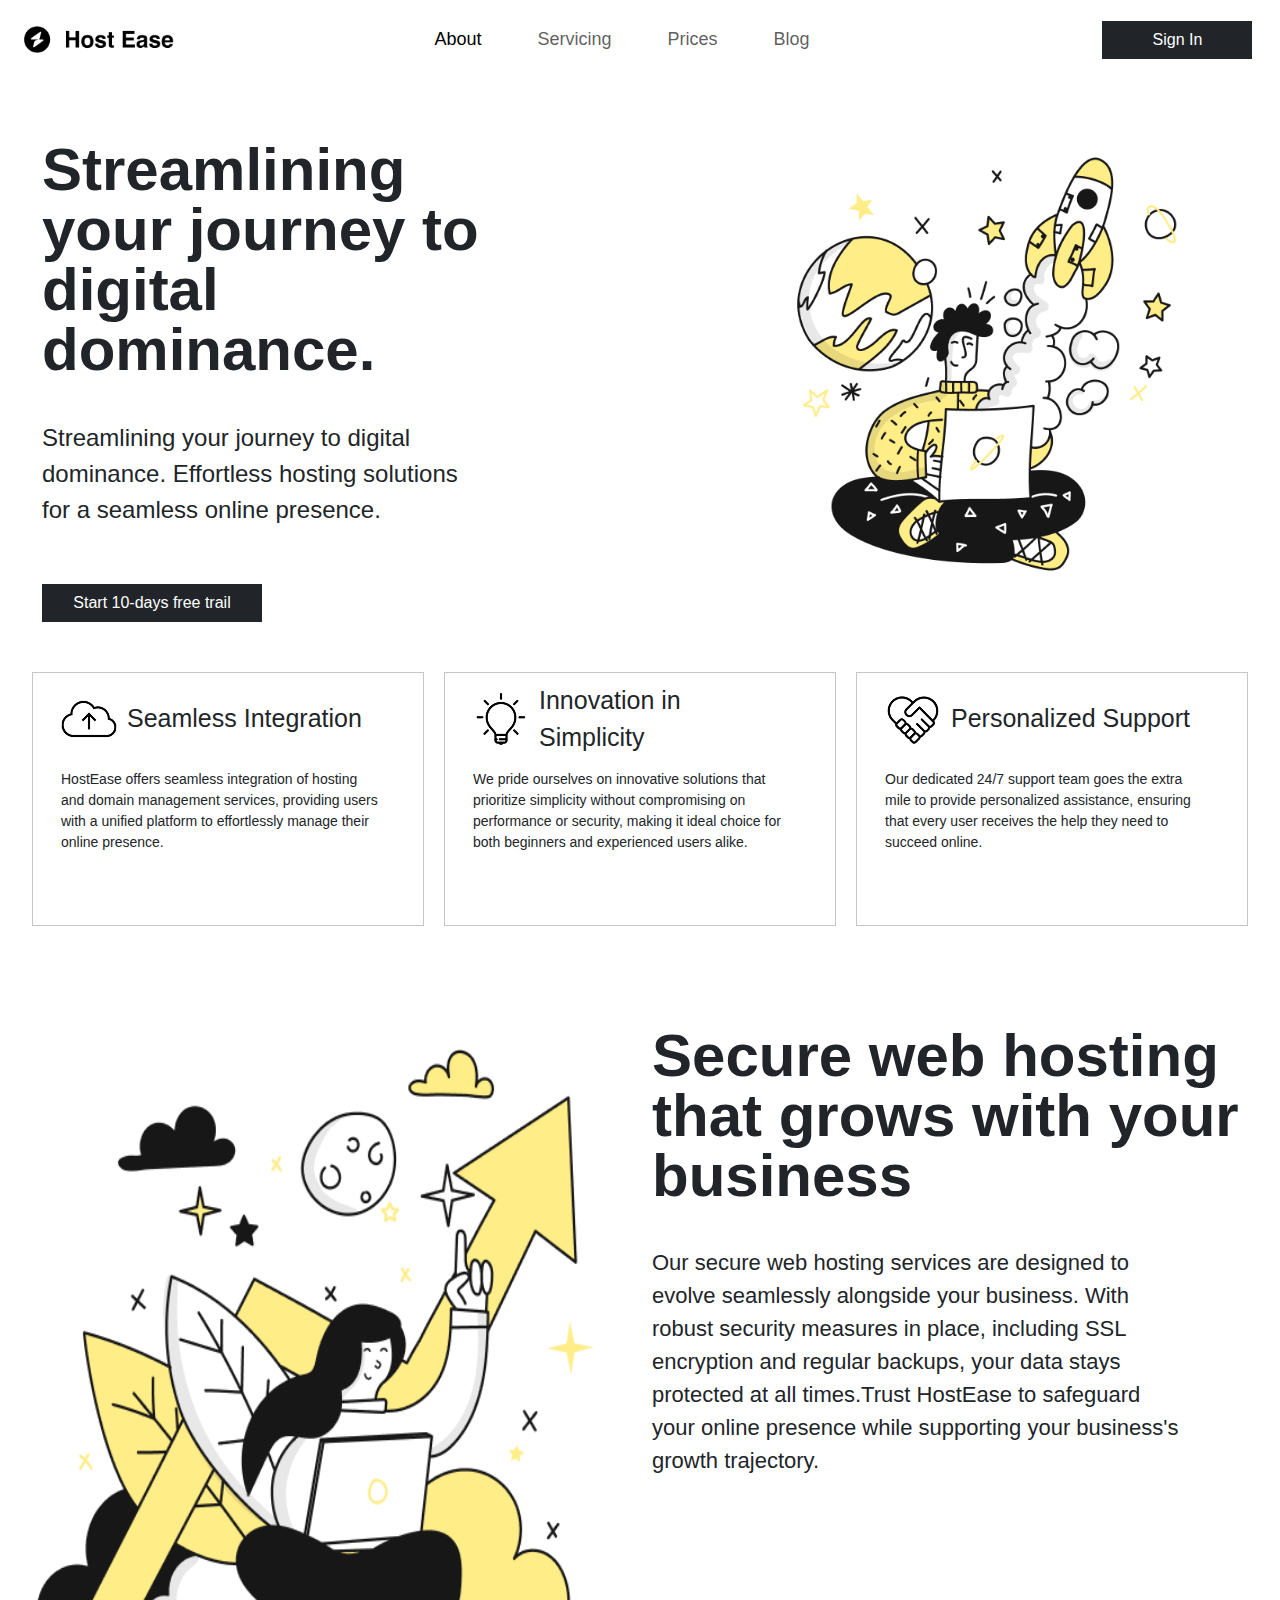
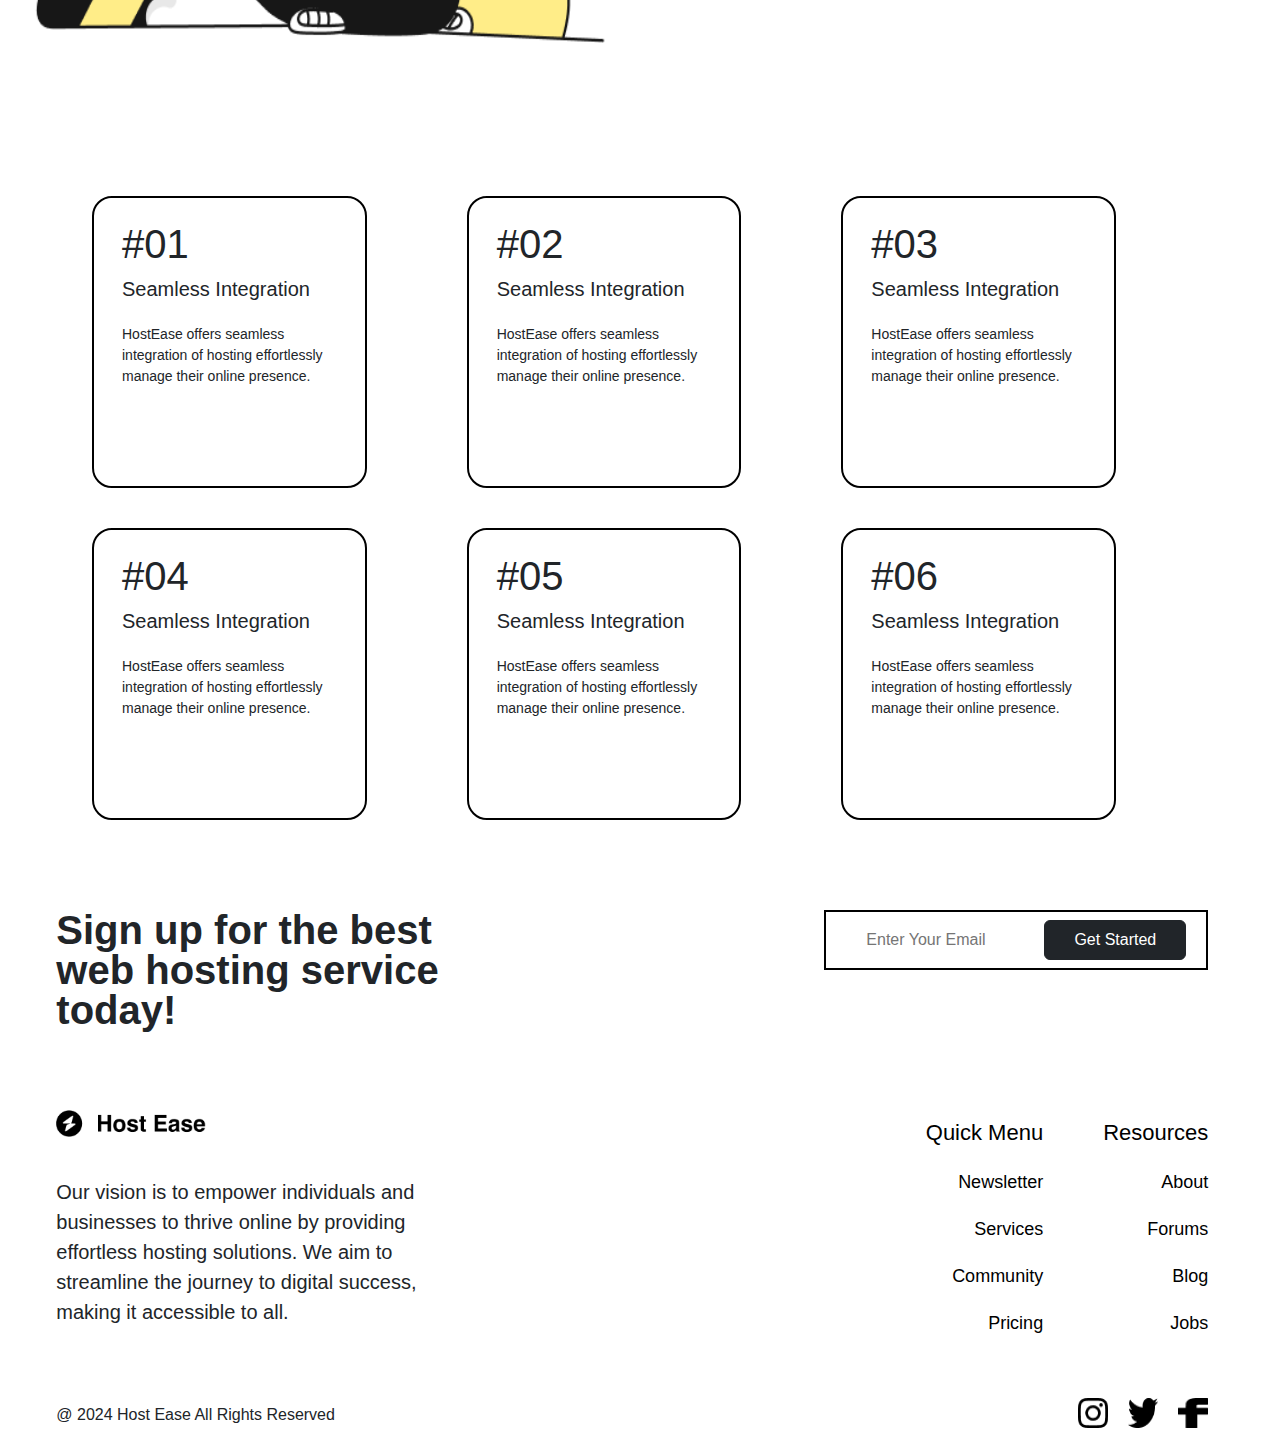
<file: hackathon 01/index.html>
<!DOCTYPE html>
<html lang="en">
<head>
    <meta charset="UTF-8">
    <meta name="viewport" content="width=device-width, initial-scale=1.0">
    <title>Hackathon 01</title>
    <link rel="stylesheet" href="index.css">
    <link href="https://cdnjs.cloudflare.com/ajax/libs/font-awesome/6.7.1/css/all.min.css">
    <link href="https://cdn.jsdelivr.net/npm/bootstrap@5.3.3/dist/css/bootstrap.min.css" rel="stylesheet" integrity="sha384-QWTKZyjpPEjISv5WaRU9OFeRpok6YctnYmDr5pNlyT2bRjXh0JMhjY6hW+ALEwIH" crossorigin="anonymous">
</head>
<body>

<!-- navbar -->
 <div class="container-fluid main-container">
    <nav class="navbar navbar-expand-lg main-navbar">
        <div class="container-fluid logo-div">
            <div class="logo">
                <img src="./images/logo.png" alt="">
            </div>

            <button class="navbar-toggler" type="button" data-bs-toggle="collapse" data-bs-target="#navbarSupportedContent" aria-controls="navbarSupportedContent" aria-expanded="false" aria-label="Toggle navigation">
                <span class="navbar-toggler-icon"></span>
            </button>
 
            <div class="collapse navbar-collapse ul-div" id="navbarSupportedContent">
                <ul class=" ul navbar-nav me-auto mb-2 mb-lg-0">
                <li class="nav-item">
                    <a class="nav-link active" aria-current="page" href="#">About</a>
                </li>
                <li class="nav-item">
                    <a class="nav-link" href="#">Servicing</a>
                </li>
                <li class="nav-item">
                    <a class="nav-link" href="#">Prices</a>
                </li>
                <li class="nav-item">
                    <a class="nav-link" href="#">Blog</a>
                </li>
                
                </ul>

                <form class="d-flex" role="search">
                <button type="button" class="btn btn-dark">Sign In</button>
                </form>
            </div>
        </div>
    </nav>
</div>    
<!-- navbar -->


<!-- zero section -->
 <div class="container-fluid zero">
    <div class="two-parts row display-flex flex-wrap ">
     <div class="part1 col ">
      <span>Streamlining your journey to digital dominance.</span>
      <p>Streamlining your journey to digital dominance. Effortless hosting solutions for a seamless online presence.</p>
      <button class="btn btn-dark">Start 10-days free trail</button>

     </div>
     <div class="part2 col">
  <img src="images/idea-launch 1.png" alt="">
     </div>
    </div>
 </div>
<!-- zero section -->


<!-- section one -->

<div class="container-fluid section01">
    <div class="row r0w-sec">
        <div class="col col-sec">
            <div class="card" style="width: 22rem; height: 28vh; border: none;">
                <div class="card-body">
                    <div class="card-i-t">
                        <img src="images/image 1.png" alt="">
                        <span>Seamless Integration</span>
                    </div>
                <p class="card-text">HostEase offers seamless integration of hosting and domain management services, providing users with a unified platform to effortlessly manage their online presence.</p>
            </div>
            </div>
        </div>
        <div class="col col-sec">
            <div class="card" style="width: 22rem; height: 28vh; border: none;">
                <div class="card-body">
                    <div class="card-i-t">
                        <img src="images/image 2.png" alt="">
                        <span>Innovation in Simplicity</span>
                    </div>
                <p class="card-text">We pride ourselves on innovative solutions that prioritize simplicity without compromising on performance or security, making it ideal choice for both beginners and experienced users alike. </p>
            </div>
            </div>
        </div>
        <div class="col col-sec">
            <div class="card" style="width: 22rem; height: 28vh; border: none;">
                <div class="card-body">
                    <div class="card-i-t">
                        <img src="images/image 3.png" alt="">
                        <span>Personalized Support</span>
                    </div>
                <p class="card-text c-t-r">Our dedicated 24/7 support team goes the extra mile to provide personalized assistance, ensuring that every user receives the help they need to succeed online.</p>
            </div>
            </div>
        </div>

    </div>
</div>
<!-- section one -->


<!-- section02 -->
<div class="container-fluid zero section02">
    <div class="two-parts row display-flex flex-wrap ">
        <div class="part2 section-img col">
           <img src="images/business-success-chart 1.png" alt="">
        </div>
        
        <div class="part1 col section2-text ">
            <span>Secure web hosting that
                grows with your business</span>
            <p>Our secure web hosting services are designed to evolve seamlessly alongside your business. With robust security measures in place, including SSL encryption and regular backups, your data stays protected at all times.Trust HostEase to safeguard 
                your online presence while supporting your business's growth trajectory.</p>
            
        </div>
    </div>
</div>
<!-- section02 -->



<!-- secti0n03 -->
<div class="container-fluid section03">
 
    <div class="part1-card">
        
        <div class="row r0w-sec ">
            <div class="col col-sec" >
                <div class="card" style="width: 15rem; height: 32vh; border: none;">
                    <div class="card-body">
                            <span class="num" >#01</span>
                            <div class="heading">
                                <span>Seamless Integration</span>
                                <p class="card-text">HostEase offers seamless integration of hosting  effortlessly manage their online presence.</p>
                            </div>
                        </div>
                </div>
            </div>

            <div class="col col-sec">
                <div class="card" style="width: 15rem; height: 32vh; border: none;">
                    <div class="card-body">
                            <span  class="num" >#02</span>
                            <div class="heading">
                                <span>Seamless Integration</span>
                                <p class="card-text">HostEase offers seamless integration of hosting  effortlessly manage their online presence.</p>
                            </div>
                        </div>
                </div>
            </div>

            <div class="col col-sec">
                <div class="card" style="width: 15rem; height: 32vh; border: none;">
                    <div class="card-body">
                            <span  class="num" >#03</span>
                            <div class="heading">
                                <span>Seamless Integration</span>
                                <p class="card-text">HostEase offers seamless integration of hosting  effortlessly manage their online presence.</p>
                            </div>
                        </div>
                </div>
            </div>
        </div>
    </div>



    <div class="part2-card">

        <div class="row r0w-sec">
            <div class="col col-sec">
                <div class="card " style="width: 15rem; height: 32vh; border: none;">
                    <div class="card-body">
                        <span  class="num" >#04</span>
                        <div class="heading">
                                <span>Seamless Integration</span>
                                <p class="card-text">HostEase offers seamless integration of hosting  effortlessly manage their online presence.</p>
                            </div>
                        </div>
                </div>
            </div>

            <div class="col col-sec">
                <div class="card" style="width: 15rem; height: 32vh; border: none;">
                    <div class="card-body">
                        <span  class="num" >#05</span>
                        <div class="heading">
                                <span>Seamless Integration</span>
                                <p class="card-text">HostEase offers seamless integration of hosting  effortlessly manage their online presence.</p>
                            </div>
                        </div>
                </div>
            </div>

            <div class="col col-sec col-width">
                <div class="card" style="width: 15rem; height: 32vh; border: none;">
                    <div class="card-body">
                        <span  class="num" >#06</span>
                        <div class="heading">
                                <span>Seamless Integration</span>
                                <p class="card-text">HostEase offers seamless integration of hosting  effortlessly manage their online presence.</p>
                            </div>
                        </div>
                </div>
            </div>
        </div>
    </div>
</div>   
<!-- secti0n03 -->

<!-- secti0n04 -->
 <div class="section04">
        
    <div class="text">
            <span>Sign up for the best web 
                hosting service today!</span>
            <div class="input-container">
                <input type="email" placeholder="Enter Your Email" >
                <button class="btn btn-dark">Get Started</button>
            </div>    
    </div>    
 </div>
<!-- secti0n04 -->


<!-- footer -->

<footer>
    <div class="footer-upper">
        <div class="part01">
            <img src="images/logo.png" alt="">
            <p>Our vision is to empower individuals and businesses to thrive online by providing effortless hosting solutions. We aim to streamline the journey to digital success, making it accessible to all.</p>
        </div>

        <div class="part02">

            <div class="link01"> 
                <a class="main-link" href="">Quick Menu</a>
                <a href="">Newsletter</a>
                <a href="">Services</a>
                <a href="">Community</a>
                <a href="">Pricing</a>
            </div>

            <div class="link02"> 
                <a class="main-link" href="">Resources </a>
                <a href="">  About </a>
                <a href=""> Forums</a>
                <a href=""> Blog</a>
                <a href="">  Jobs</a>
            </div>
           
        </div>
    </div>
    
    <div class="footer-lower">

        <p>@ 2024 Host Ease All Rights Reserved</p>

        <div class="social">
            <img src="images/Vector (1).png" alt="">
            <img src="images/Vector (2).png" alt="">
            <img src="images/Vector (3).png" alt="">
        </div>
    </div>
</footer>
<!-- footer -->































    <script src="https://cdn.jsdelivr.net/npm/bootstrap@5.3.3/dist/js/bootstrap.bundle.min.js" integrity="sha384-YvpcrYf0tY3lHB60NNkmXc5s9fDVZLESaAA55NDzOxhy9GkcIdslK1eN7N6jIeHz" crossorigin="anonymous"></script>   
</body>
</html>
</file>
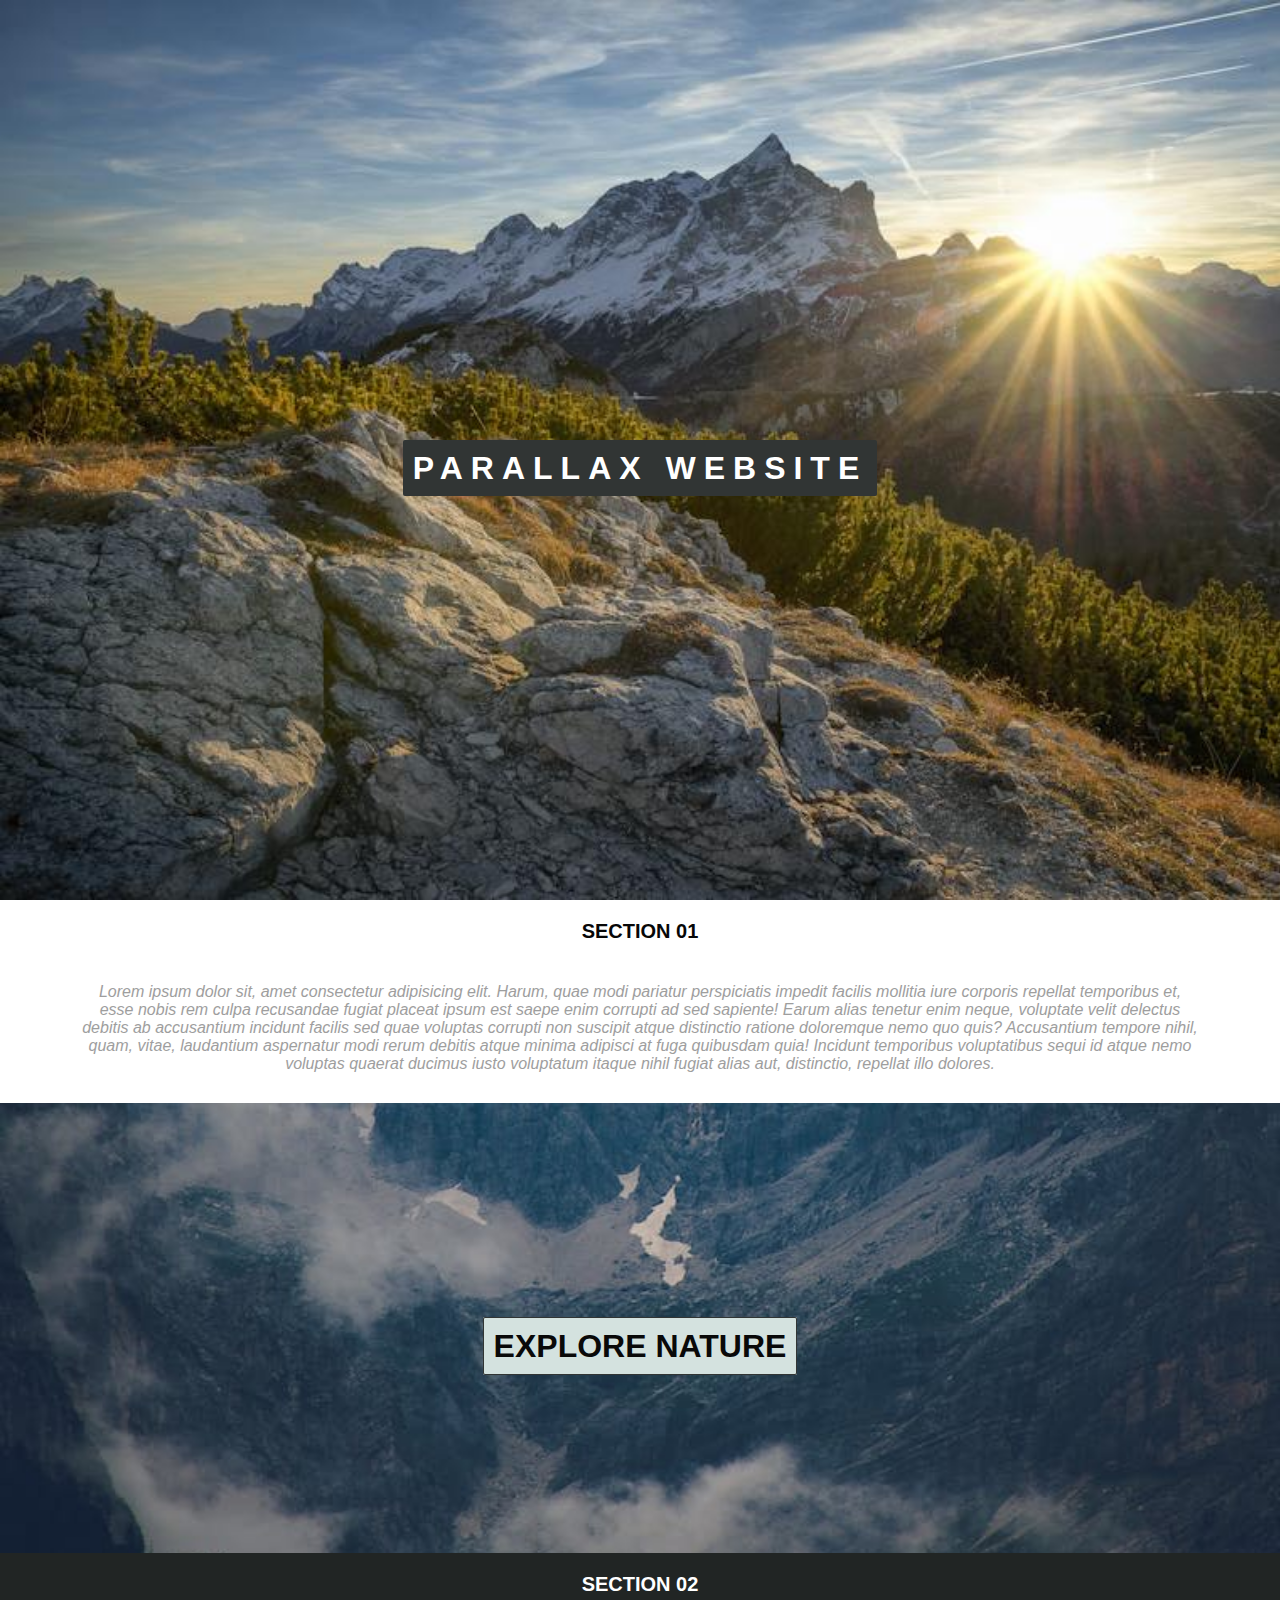
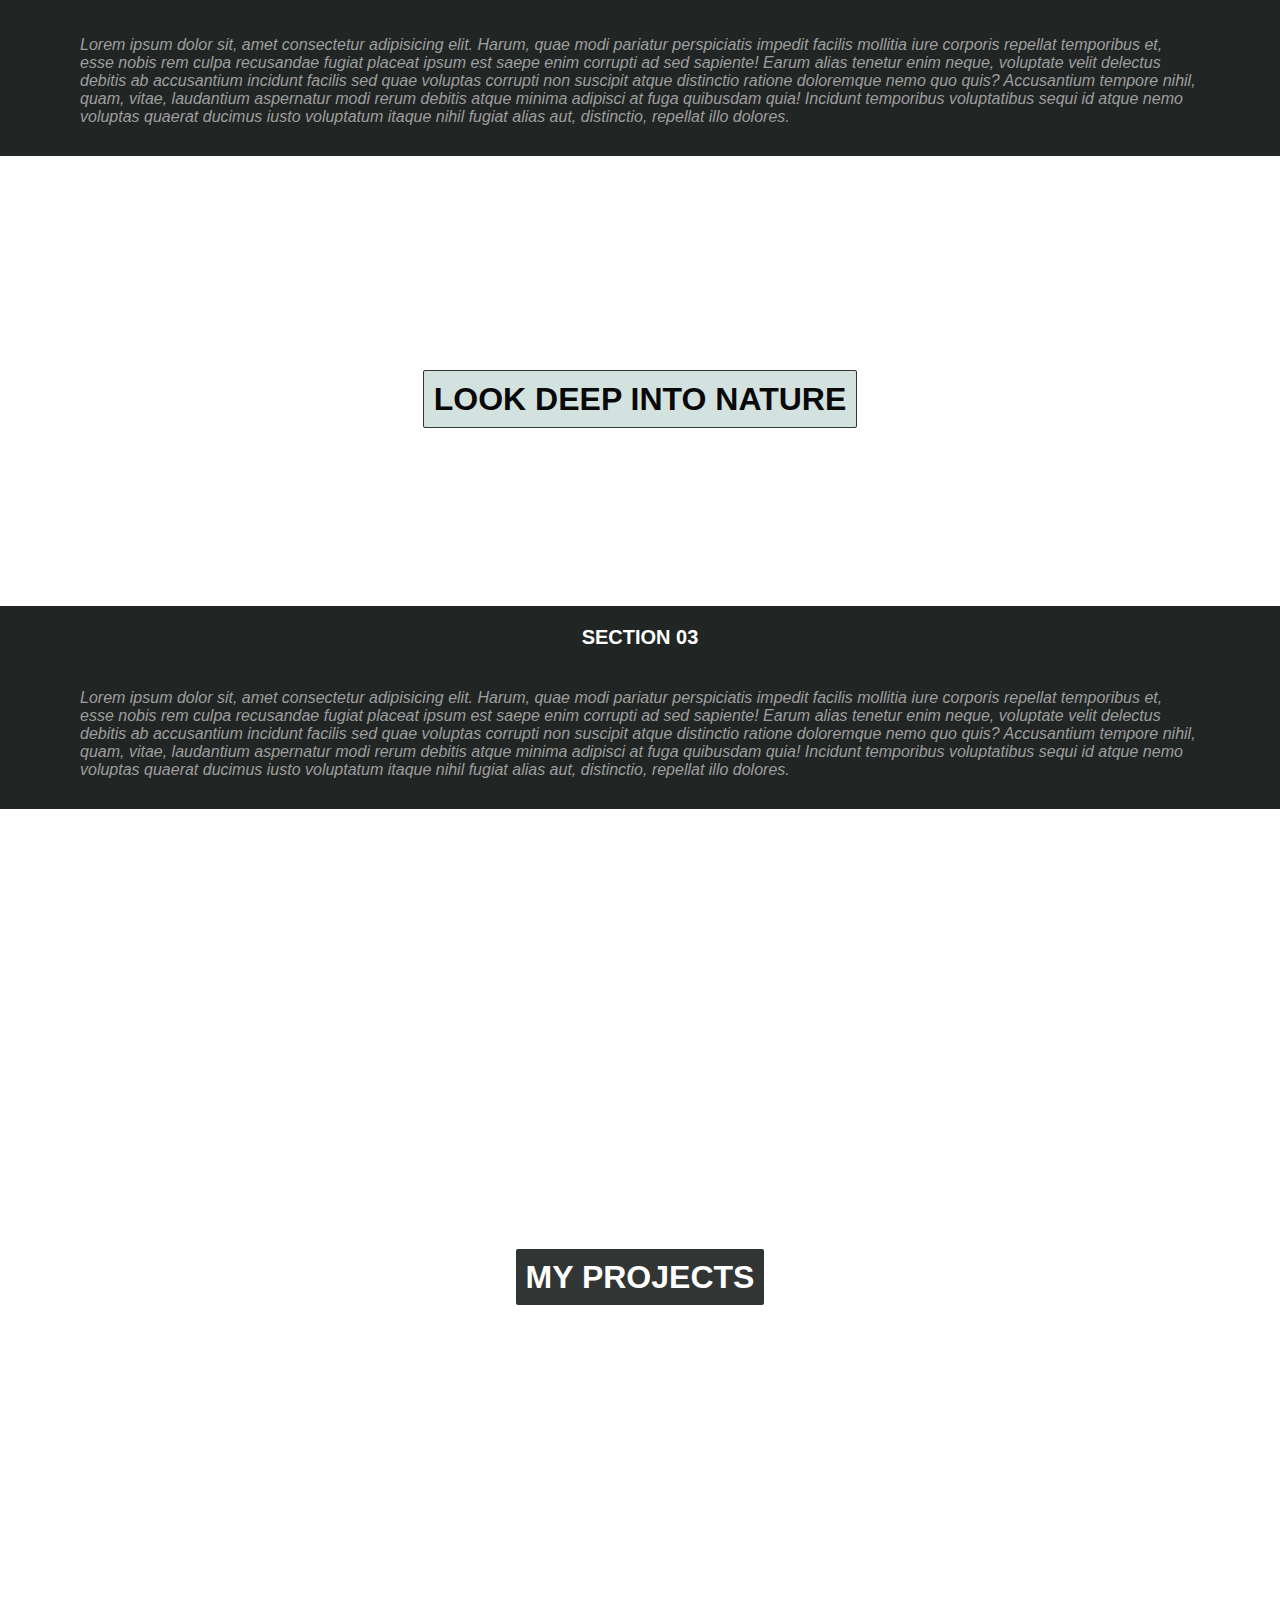
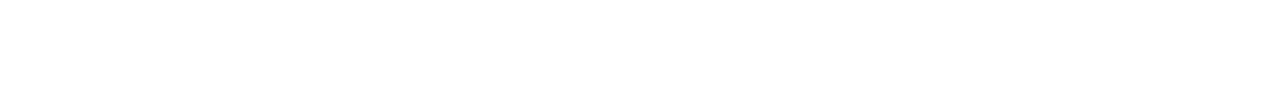
<file: parallex webpage/project03.html>
<!DOCTYPE html>
<html lang="en">
<head>
    <meta charset="UTF-8">
    <meta name="viewport" content="width=device-width, initial-scale=1.0">
    <title>Parallax website</title>
    <link rel="stylesheet" href="project03.css">
</head>

<body>

    <section class="top"> 
            <div class="heading"> 
                <h2 class="text">parallax website</h2>
            </div>
    </section>

    <section class="top1">
        <div class="heading">
            <h3 class="head">section 01 </h3>
        </div>
        <p class="para">
            Lorem ipsum dolor sit, amet consectetur adipisicing elit. Harum, quae modi pariatur perspiciatis impedit facilis mollitia iure corporis repellat temporibus et, esse nobis rem culpa recusandae fugiat placeat ipsum est saepe enim corrupti ad sed sapiente! Earum alias tenetur enim neque, voluptate velit delectus debitis ab accusantium incidunt facilis sed quae voluptas corrupti non suscipit atque distinctio ratione doloremque nemo quo quis? Accusantium tempore nihil, quam, vitae, laudantium aspernatur modi rerum debitis atque minima adipisci at fuga quibusdam quia! Incidunt temporibus voluptatibus sequi id atque nemo voluptas quaerat ducimus iusto voluptatum itaque nihil fugiat alias aut, distinctio, repellat illo dolores.
        </p>
    </section>

    <section class="mid"> 
        <div class="heading"> 
            <h2 class="text"> explore nature</h2>
        </div>
    </section>

    
    <section class="mid1">
        <div class="heading">
            <h3 class="head">section 02 </h3>
        </div>
        <p class="para">
            Lorem ipsum dolor sit, amet consectetur adipisicing elit. Harum, quae modi pariatur perspiciatis impedit facilis mollitia iure corporis repellat temporibus et, esse nobis rem culpa recusandae fugiat placeat ipsum est saepe enim corrupti ad sed sapiente! Earum alias tenetur enim neque, voluptate velit delectus debitis ab accusantium incidunt facilis sed quae voluptas corrupti non suscipit atque distinctio ratione doloremque nemo quo quis? Accusantium tempore nihil, quam, vitae, laudantium aspernatur modi rerum debitis atque minima adipisci at fuga quibusdam quia! Incidunt temporibus voluptatibus sequi id atque nemo voluptas quaerat ducimus iusto voluptatum itaque nihil fugiat alias aut, distinctio, repellat illo dolores.
        </p>
    </section>

    <section class="mid3"> 
        <div class="heading"> 
            <h2 class="text"> look deep into nature</h2>
        </div>
    </section>

    
    <section class="mid4">
        <div class="heading">
            <h3 class="head">section 03</h3>
        </div>
        <p class="para">
            Lorem ipsum dolor sit, amet consectetur adipisicing elit. Harum, quae modi pariatur perspiciatis impedit facilis mollitia iure corporis repellat temporibus et, esse nobis rem culpa recusandae fugiat placeat ipsum est saepe enim corrupti ad sed sapiente! Earum alias tenetur enim neque, voluptate velit delectus debitis ab accusantium incidunt facilis sed quae voluptas corrupti non suscipit atque distinctio ratione doloremque nemo quo quis? Accusantium tempore nihil, quam, vitae, laudantium aspernatur modi rerum debitis atque minima adipisci at fuga quibusdam quia! Incidunt temporibus voluptatibus sequi id atque nemo voluptas quaerat ducimus iusto voluptatum itaque nihil fugiat alias aut, distinctio, repellat illo dolores.
        </p>
    </section>


    <section class="bottom"> 
        <div class="heading"> 
            <h2 class="head">my projects</h2>
        </div>
</section>

</body>
</html>
</file>
<file: hackathon 01/index.css>
*{
    padding: 0px;
    margin: 0px;
    font-family:Helvetica, sans-serif;
}

/* navbar */
.main-container{
    width: 98.8vw;
    height: 40px;
    padding: 10px 40px;
    .main-navbar{
        .logo-div{
            .logo {
                img{
                    width: 150px;
                }
            }
        }

        .ul-div{
         display: flex;
         gap: 10px;
            .ul{
               width: 70vw;
               gap: 40px;
               justify-content: center;
               li{
                a{
                    font-size: 18px;
                }
               }
            }

           form{
            width: 12vw;
            button{
                width: 150px;
                border-radius: 0px;

            }
        }
        }
    }
}
/* navbar */


/* zero section */
.zero{
    width: 90vw;
    padding: 50px;
    margin-top: 50px; 
    .two-parts{
        gap: 190px;
        .part1{
            display: flex;
            flex-direction: column;
            gap: 40px;
            width: 45vw;
            margin-left: 30px;

            span{
                font-size: 60px;
                line-height: 1;
                font-weight: bold;
            }
            p{
                font-size: 24px;
                padding-right: 80px;
                font-weight: 400;
            }

            button{
                width: 220px;
                border-radius: 0px;
            }
        }

        .part2{
            width: 40vw;
            img{
                width:35vw;
            }
        }
    }
}
/* zero section */


/* section 01 */
.section01{
    .r0w-sec{
        margin-left: 20px;
        flex-wrap: wrap;
        gap: 20px;
        width: 95vw;

        .col-sec{
            border: 1px solid rgb(198, 198, 198);

            .card{
                .card-body{
                    width: 120%;
                    .card-i-t{
                        height: 60px;
                        width: 100%;
                        display: flex;
                        gap: 10px;
                        align-items: center;
                        span{
                            font-size: 25px;
                        }
                    }

                    .card-text{
                        margin-top: 20px;
                        font-size: 14px;
                    }
                }

            }
        }
    }
}

/* section 01 */
/* section 02 */

.section02{
   .two-parts{
    gap: 0px;
     .section2-text {
        margin-left: 0px;
        p{
            font-size: 22px;
        }
     }
     .section-img{
        width: 40vw;
        height: 80vh;

        img{
            width: 100%;
            height: 100%;
            margin-top: -40px;
        }
     }
}
}
/* section 02 */
/* section 03 */
.section03{
    .part1-card{
        display: flex;
        justify-content: center;
        width: 90vw;
        .r0w-sec{
            margin-left: 20px;
            flex-wrap: wrap;
            gap: 100px;
            width: 80vw;
           
            .col-sec{
                border: 2px solid rgb(0, 0, 0);
                border-radius: 20px;
    
                .card{
                    .card-body{
                        width: 120%;
                            .num{
                                font-size: 40px;
                            }

                            .heading{
                                span{
                                    font-size: 20px;
                                }

                               
                            }
                        }
    
                        .card-text{
                            margin-top: 20px;
                            font-size: 14px;
                            padding-right: 40px;
                        }
                    }
    
                }
            }
        }
    .part2-card{
        display: flex;
        justify-content: center;
        width: 90vw;
        margin-top: 40px;
        .r0w-sec{
            margin-left: 20px;
            flex-wrap: wrap;
            gap: 100px;
            width: 80vw;
           
            .col-sec{
                border: 2px solid rgb(0, 0, 0);
                border-radius: 20px;
    
                .card{
                    .card-body{
                        width: 120%;
                            .num{
                                font-size: 40px;
                            }

                            .heading{
                                span{
                                    font-size: 20px;
                                }

                                p{
                                    font-size: 14px;
                                }
                            }
                        }
    
                        .card-text{
                            margin-top: 20px;
                            font-size: 14px;
                            padding-right: 40px;

                        }
                    }
    
                }
            }
        }
    }

/* section 03*/

/* section 04*/
.section04{
    width: 98.8vw;
    margin-top: 10vh;
    

    .text{
        width: 90vw;
        display: flex;
        flex-wrap: wrap;
        justify-content: space-between;
        margin: 0 auto;

        span{
            font-size: 40px;
            font-weight: bold;
            line-height: 1;
            width: 35vw;
        }

        .input-container{
            width: 30vw;
            height: 60px;
            border: 2px solid black;
            display: flex;
            justify-content: space-between;
            align-items: center;

            input{
                background: transparent;
                border: 0px;
                outline: 0px;
                padding-left: 40px;

            }

            button{
                width: 200px;height: 40px;
                margin-right: 20px;
            }
        }

    }

}
/* section 04*/


/* footer */
footer{
    width: 98.8vw;
    display: flex;
    flex-direction: column;
    align-items: center;
    justify-content: center;
    .footer-upper{
        width: 90vw;
        display: flex;
        justify-content: space-between;
        align-items: center;
        margin: 0 auto;
        margin-top: 80px;

        .part01{
            width: 30vw;
            display: flex;
            flex-direction: column;
            gap: 40px;
            img{
                width: 150px;
            }
            p{
                font-size: 20px;
                font-family:'Segoe UI', Tahoma, Geneva, Verdana, sans-serif;

            }
        }

        .part02{
            width: 40vw;
            display: flex;
            gap: 60px;
            justify-content: end;
            text-align: end;

            .link01{
                display: flex;
                flex-direction: column;
                gap: 20px;

                .main-link{
                   font-size: 22px;
                    font-weight: 400;
                       
                }
                a{
                    font-size: 18px;
                    text-decoration: none;
                    color: black;
                    font-family:'Segoe UI', Tahoma, Geneva, Verdana, sans-serif;
                    font-weight: lighter;
                }
            }
            .link02{
                display: flex;
                flex-direction: column;
                gap: 20px;
                .main-link{
                    font-size: 22px;
                     font-weight: 400;
    
                 }
                a{
                    font-size: 18px;
                    text-decoration: none;
                    color: black;
                    font-family:'Segoe UI', Tahoma, Geneva, Verdana, sans-serif;
                    font-weight: lighter;
                }
            }
        }
    }


    .footer-lower{
        width: 90vw;
        display: flex;
        justify-content:space-between ;
        align-items: center;
        margin-top: 40px;

        p{
            margin-top: 20px;
        }

        .social{
            display: flex;
            gap: 20px;
            img{
                height: 30px;
                width: 30px;
            }
        }
    }
}



/* footer */

/* responsive */
@media only screen and (max-width:1369px){
    .section01{
        .r0w-sec{
            .col-sec{    
                .card{
                    .card-body{
                        width: 100%;
                    }
    
                }
            }
        }
    }
}
@media only screen and (max-width:1255px){
    .section03{
        .part1-card{
            .r0w-sec{
                gap: 60px;
               }
            
            }
               .part2-card{
                .r0w-sec{
                    gap: 60px;
                   }}
            
            
            }
}
@media only screen and (max-width:1234px){
    .section01{
        .r0w-sec{
            .col-sec{    
                .card{
                    .card-body{
                        width: 150%;
                        .c-t-r{
                            width: 200%;
                        }
                    }
    
                }
            }
        }
    }
}
@media only screen and (max-width:1152px){
    .section03{
        .part1-card{
            .r0w-sec{
                gap: 20px;
                
               }
            
            }
               .part2-card{
                .r0w-sec{
                    gap: 20px;
                   }}
            
            
            }

            .section04{
                width: 98.8vw;
                margin-top: 10vh;
                
            
                .text{
                    justify-content: center;
                    gap: 250px;
                    span{
                        margin-left: -20px;
                    }
                .input-container{
                    button{
                        width: 150px;
                        font-size: 13px;
                    }

                    input{
                        width: 60%;
                        padding-left: 10px;
                    }
                }
            
            
                }
            
            }        
}
@media only screen and (max-width:1075px){
    .section01{
        .r0w-sec{
            .col-sec{    
                .card{
                    .card-body{
                        width: 120%;
                        .c-t-r{
                            width: 150%;
                        }
                    }
    
                }
            }
        }
    }
}
@media only screen and (max-width:991px){
    .main-container{
        .ul-div{
            form{
                button{
                    display:none;
                }
            }
        }
    }
}
@media only screen and (max-width:970px){
    .zero{
        .two-parts{
            gap: 0px;
            .part2{
                width: 98.8vw;
                display: flex;
                justify-content: center;
                img{
                    width: 70vw;
                    height: 70vh;
                }
            }
            
        }
    }

    .section04{
        
        .text{
            flex-direction: column;
            gap: 40px;
            margin-left: 80px;

            span{
                width: 70%;
            }

            .input-container{
                width: 40vw;
            }
        
        }
    }

    
.section02{
    .two-parts{
      .section2-text {
         padding: 40px 60px ;
      }
    
 }
 }

 footer{
    .footer-upper{
        flex-direction: column;
        .part01{
            width: 90vw;
            padding: 0px 28px;
         }
        .part02{
            width: 90vw;
            margin-top: 20px;
            display: flex;
            flex-direction: column;
            align-items: center;
            gap: 20px;
           .link01{
            flex-direction: row;
           }
           .link02{
            flex-direction: row;
           }
        }
    }
 }
    
}
@media only screen and (max-width:895px){
    .section01{
        .r0w-sec{
            .col-sec{    
                .card{
                    .card-body{
                        width: 100%;
                        .c-t-r{
                            width: 150%;
                        }
                    }
    
                }
            }
        }
    }
}
@media only screen and (max-width:815px){
    .section01{
        .r0w-sec{
            margin-left: 10px;
            .col-sec{    
                width: 90%;
                .card{
                    .card-body{
                        width: 180%;
                        .c-t-r{
                            width: 100%;
                        }
                    }
    
                }
            }
        }
    }
}
@media only screen and (max-width:695px){
    .section03{
        .part1-card{
            .r0w-sec{
               
               
                .col-sec{
                   
        
                    .card{
                        .heading{
                            width: 80vw;
                        }
                        }
        
                    }
                }
            }
      
        .part2-card{
            .r0w-sec{
               
               
                .col-sec{
                   
        
                    .card{
                        .heading{
                            width: 80vw;
                        }   
                        }
        
                    }
                }
            }
      
            }

            .section04{
        
                .text{
                    flex-direction: column;
                    gap: 40px;
                    margin-left: 80px;
        
                    span{
                        width: 100%;
                    }
        
                    .input-container{
                        width: 60vw;
                    }
                
                }
            }
        }

@media only screen and (max-width:665px){
    .section01{
        .r0w-sec{
            margin-left: 10px;
            .col-sec{    
                .card{
                    .card-body{
                        width: 160%;
                        .c-t-r{
                            width: 100%;
                        }
                    }
    
                }
            }
        }
    }


    

      
.section02{
    .two-parts{
      .section2-text {
         span{
            font-size: 40px;
         }

         p{
            font-size: 17px;
         }
      }
    
 }
 }
    
}
@media only screen and (max-width:590px){

    .zero{
   
        .two-parts{
            .part1{
             
    
                span{
                    font-size: 40px;
              
                }
                p{
                    font-size: 22px;
                }}}}




    .section01{
        .r0w-sec{
            margin-left: 0px;
            .col-sec{    
                .card{
                    .card-body{
                        width: 140%;
                        .c-t-r{
                            width: 100%;
                        }
                    }
    
                }
            }
        }
    }


    .section02{
        .two-parts{
          .section2-text {
             span{
                font-size: 34px;
             }
    
             p{
                font-size: 16px;
                padding-right: 0px;
             }
          }
        
     }
     }

     
    .footer-lower{
        flex-direction: column;
        gap: 30px;
        }
}
@media only screen and (max-width:530px){
    .section01{
        .r0w-sec{
            margin-left: 0px;
            .col-sec{    
                .card{
                    .card-body{
                        width: 80vw;
                        .c-t-r{
                            width: 100%;
                        }
                    }
    
                }
            }
        }
    }

    .section04{
        
        .text{
            flex-direction: column;
            gap: 40px;
            margin-left: 60px;
        
        .input-container{
            width: 80vw;
        }}
        }

    footer{
        .footer-upper{
            .part02{
                flex-direction: row;
                justify-content: center;
                .link01{
                    flex-direction: column;
                    text-align: left;
                }
                .link02{
                    flex-direction: column;
                    text-align: left;
                }
            }
        }
    }    
}
@media only screen and (max-width:395px){
    .zero{
   
        .two-parts{
            .part1{
             
    
                span{
                    font-size: 35px;
              
                }
                p{
                    font-size: 18px;
                }}
          .part2{
            img{

                height: 40vh;
            }
          }
            
            }}


            .section02{
                .two-parts{
                  .section-img{
                     height: 40vh;
                  }

                  .section2-text{
                    p{
                        font-size: 15px;
                    }
                  }
                
             }
             }
}
@media only screen and (max-width:385px){
    .section01{
        .r0w-sec{
            width: 100%;
            .col-sec{  
                width: 80%;  
                .card{
                    .card-body{
                        width: 100%;
                        .c-t-r{
                            width: 100%;
                        }
                    }
    
                }
            }
        }
    }
}
</file>
<file: parallex webpage/project03.css>
*{
    font-family: Verdana, sans-serif, Verdana, Geneva, Tahoma, sans-serif;
}

body{
    height: 100%;
    width: 100%;
    padding: 0;
    margin: 0;
}

.top{
    background-image: url(./img1.jpg);
    min-height: 100vh;
    background-attachment: fixed;
    background-repeat: no-repeat;
    background-size: cover;
}

.mid{
    background-image: url(./img2.jpeg);
    min-height: 50vh;
    background-attachment: fixed;
    background-repeat: no-repeat;
    background-size: cover;
}

.mid3{
    background-image: url(./img3.jpg);
    min-height: 50vh;
    background-attachment: fixed;
    background-repeat: no-repeat;
    background-size: cover;
    }

.bottom{
    background-image: url(./img4.jpg);
    min-height: 100vh;
    background-attachment: fixed;
    background-repeat: no-repeat;
    background-size: cover;
    }
    

.heading{
    text-align: center;
    justify-content: center;
    text-transform: uppercase;}

.top .text{
  letter-spacing: 8px;
}    

.text ,.bottom .head{
    position: relative;
    top: 50vh;
    color: #fff;
    padding: 10px;
    background-color: #313534;
    display: inline;
    font-size: xx-large;
    border-radius: 2px;
}

 .mid .text,.mid3 .text{
    position: relative;
    top: 25vh;
    color: #090909;
    padding: 10px;
    background-color: #d4e2df;
    border: 1px solid #313534 ;
    display: inline;
    font-size: xx-large;
    border-radius: 2px;
}


.top1{
    text-align: center;
    justify-content: center;
    /* background-color: #212524;     */
}
.mid1 ,.mid4{
    background-color:#212524 ;
    color: #fff;
}
.mid1 .head,.mid4 .head{
  color: #fff;
}
.head{
    text-transform: uppercase;
    margin-top: 0;
    padding:20px;
    font-size: 20px;
    color: rgb(7, 7, 7);
}
.para{
    padding: 0 80px 30px 80px;
    font-style: italic;
    color: rgb(158, 158, 158);
    margin: 0px;

}
</file>
